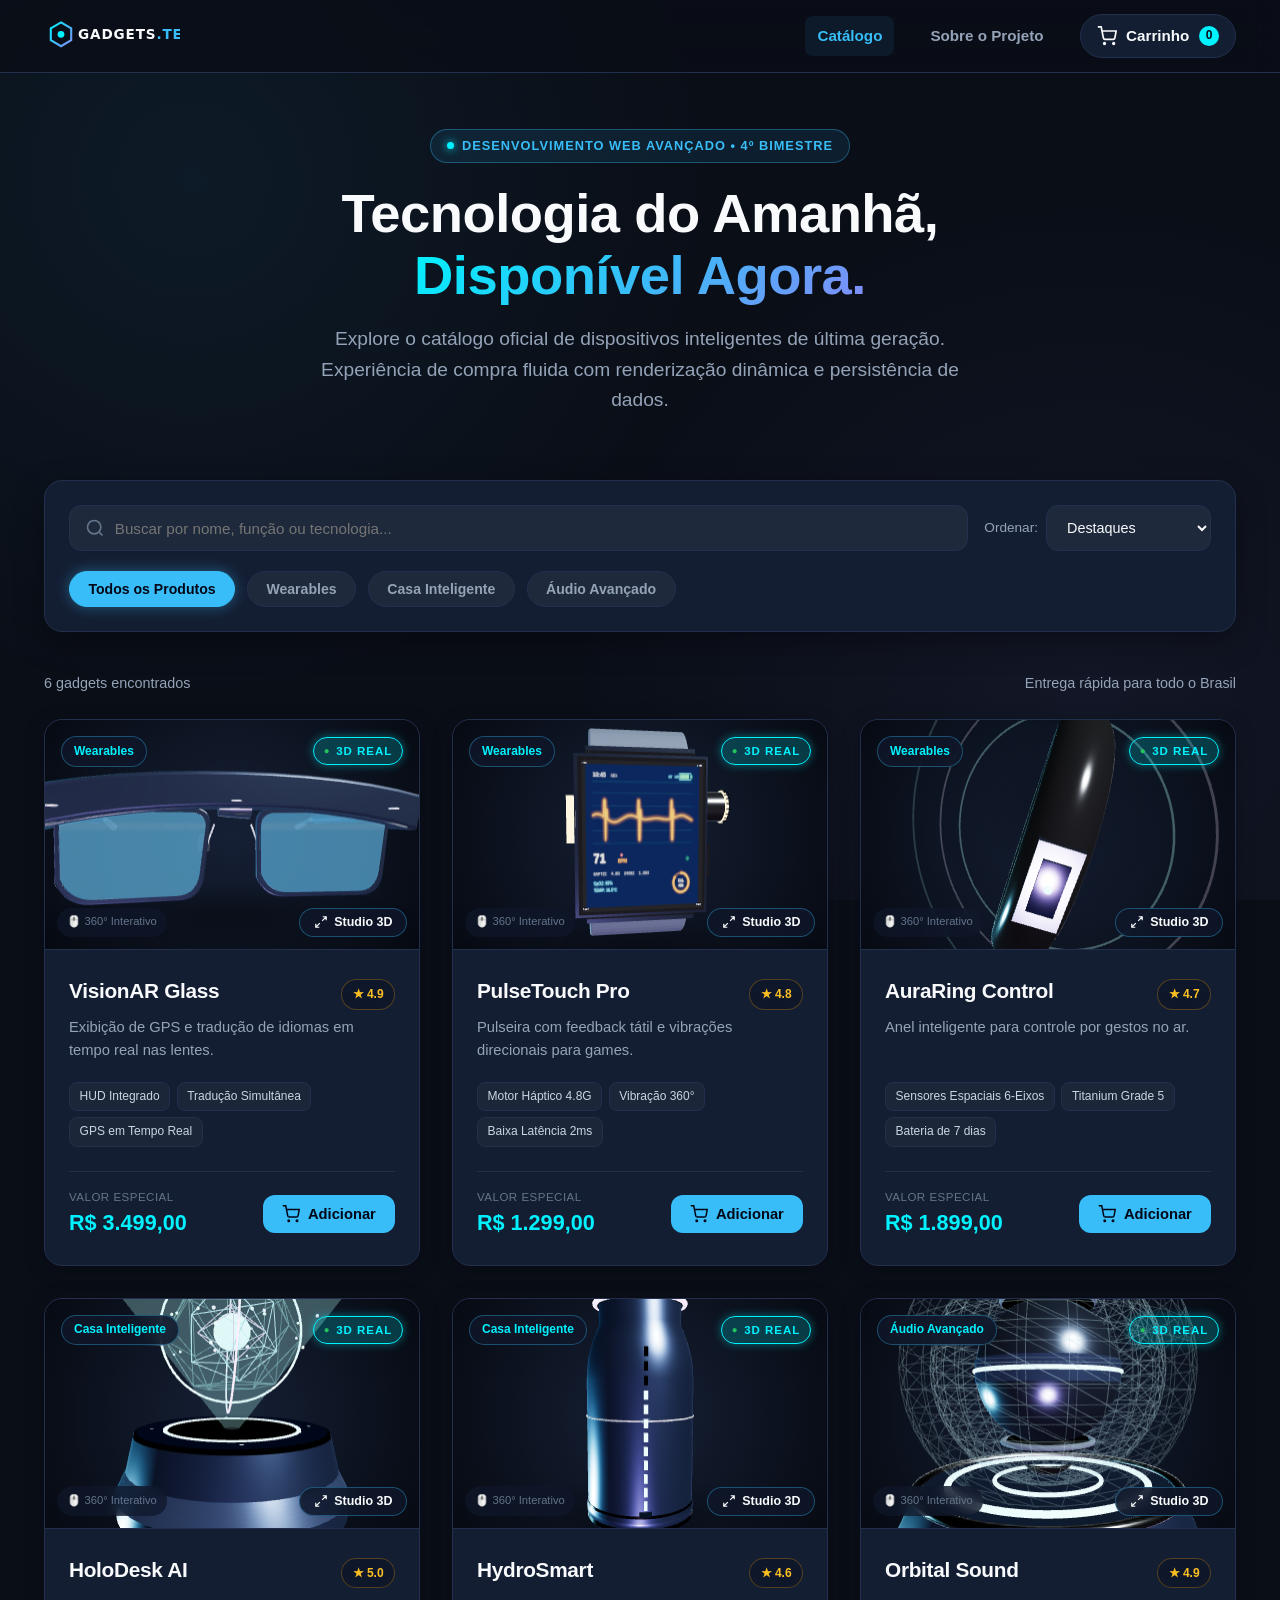
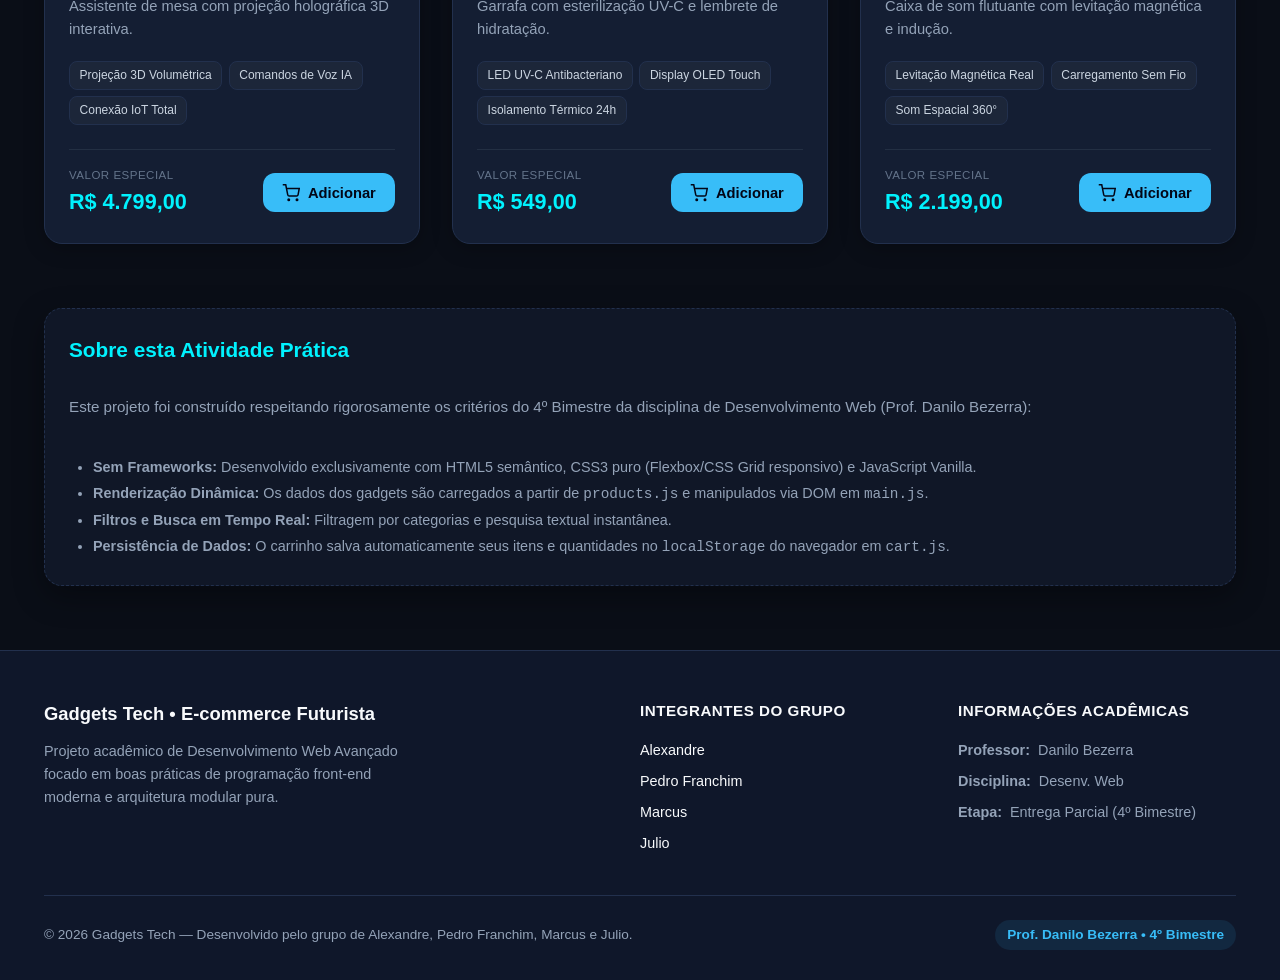
<file: index.html>
<!DOCTYPE html>
<html lang="pt-BR">
<head>
  <meta charset="UTF-8">
  <meta name="viewport" content="width=device-width, initial-scale=1.0">
  <meta name="description" content="E-commerce e Catálogo Interativo de Gadgets Futuristas - Atividade Prática 4º Bimestre">
  <meta name="author" content="Alexandre, Pedro Franchim, Marcus e Julio">
  <title>Gadgets Tech • O Futuro Hoje</title>
  
  <!-- CSS Puro Sem Frameworks -->
  <link rel="stylesheet" href="css/style.css">
  <link rel="stylesheet" href="css/produtos.css">
  
  <!-- Favicon SVG -->
  <link rel="icon" type="image/svg+xml" href="assets/img/logo.svg">
</head>
<body>

  <!-- Cabeçalho / Navbar Principal -->
  <header class="site-header">
    <div class="container">
      <a href="index.html" class="brand-logo" aria-label="Gadgets Tech Home">
        <img src="assets/img/logo.svg" alt="Logo Gadgets Tech">
      </a>

      <nav class="main-nav" aria-label="Navegação Principal">
        <a href="index.html" class="nav-link active">Catálogo</a>
        <a href="#sobre" class="nav-link">Sobre o Projeto</a>
        
        <a href="carrinho.html" class="cart-nav-button" aria-label="Visualizar Carrinho de Compras">
          <svg width="20" height="20" viewBox="0 0 24 24" fill="none" stroke="currentColor" stroke-width="2">
            <circle cx="9" cy="21" r="1"></circle>
            <circle cx="20" cy="21" r="1"></circle>
            <path d="M1 1h4l2.68 13.39a2 2 0 0 0 2 1.61h9.72a2 2 0 0 0 2-1.61L23 6H6"></path>
          </svg>
          <span>Carrinho</span>
          <span class="cart-badge" id="nav-cart-badge">0</span>
        </a>
      </nav>
    </div>
  </header>

  <main>
    <!-- Banner Hero Principal -->
    <section class="hero-section">
      <div class="container">
        <div class="hero-tag">Desenvolvimento Web Avançado • 4º Bimestre</div>
        <h1 class="hero-title">
          Tecnologia do Amanhã, <br>
          <span class="gradient-text">Disponível Agora.</span>
        </h1>
        <p class="hero-subtitle">
          Explore o catálogo oficial de dispositivos inteligentes de última geração. Experiência de compra fluida com renderização dinâmica e persistência de dados.
        </p>
      </div>
    </section>

    <!-- Seção de Controles: Busca e Filtros por Categoria -->
    <section class="catalog-controls-section" aria-label="Filtros e Busca de Produtos">
      <div class="container">
        <div class="controls-card">
          <!-- Linha 1: Input de Busca e Ordenação -->
          <div class="search-sort-bar">
            <div class="search-input-wrapper">
              <svg class="search-icon" width="20" height="20" viewBox="0 0 24 24" fill="none" stroke="currentColor" stroke-width="2">
                <circle cx="11" cy="11" r="8"></circle>
                <line x1="21" y1="21" x2="16.65" y2="16.65"></line>
              </svg>
              <input 
                type="text" 
                id="search-input" 
                class="search-input" 
                placeholder="Buscar por nome, função ou tecnologia..." 
                autocomplete="off"
                aria-label="Buscar produtos no catálogo"
              >
              <button type="button" id="clear-search-btn" class="clear-search-btn" title="Limpar busca">&times;</button>
            </div>

            <div class="sort-wrapper">
              <label for="sort-select" class="sort-label">Ordenar:</label>
              <select id="sort-select" class="sort-select">
                <option value="default">Destaques</option>
                <option value="price-asc">Menor Preço</option>
                <option value="price-desc">Maior Preço</option>
                <option value="rating">Melhor Avaliação</option>
              </select>
            </div>
          </div>

          <!-- Linha 2: Filtros por Categoria -->
          <div class="category-filters" role="group" aria-label="Filtro por categoria">
            <button type="button" class="filter-btn active" data-category="all">Todos os Produtos</button>
            <button type="button" class="filter-btn" data-category="Wearables">Wearables</button>
            <button type="button" class="filter-btn" data-category="Casa Inteligente">Casa Inteligente</button>
            <button type="button" class="filter-btn" data-category="Áudio Avançado">Áudio Avançado</button>
          </div>
        </div>
      </div>
    </section>

    <!-- Seção do Catálogo de Produtos -->
    <section class="catalog-section">
      <div class="container">
        <div class="results-bar">
          <span id="results-count">Carregando catálogo...</span>
          <span>Entrega rápida para todo o Brasil</span>
        </div>

        <!-- Grid Renderizado Dinamicamente via JS (DOM) -->
        <div id="products-grid" class="products-grid" aria-live="polite">
          <!-- Inserido dinamicamente por main.js -->
        </div>

        <!-- Estado Vazio (Sem Resultados) -->
        <div id="no-results" class="no-results" style="display: none;">
          <div class="no-results-icon">🔍</div>
          <h3>Nenhum gadget encontrado</h3>
          <p>Tente ajustar os termos de busca ou remover os filtros de categoria aplicados.</p>
        </div>
      </div>
    </section>

    <!-- Sobre o Projeto Acadêmico -->
    <section id="sobre" class="container" style="padding-bottom: 4rem;">
      <div class="controls-card" style="background: rgba(20, 30, 51, 0.6); border: 1px dashed var(--border-subtle);">
        <h2 style="font-size: 1.3rem; margin-bottom: 0.5rem; color: var(--accent-cyan);">Sobre esta Atividade Prática</h2>
        <p style="color: var(--text-secondary); font-size: 0.95rem; margin-bottom: 1rem;">
          Este projeto foi construído respeitando rigorosamente os critérios do 4º Bimestre da disciplina de Desenvolvimento Web (Prof. Danilo Bezerra):
        </p>
        <ul style="color: var(--text-secondary); font-size: 0.9rem; padding-left: 1.5rem; line-height: 1.8;">
          <li><strong>Sem Frameworks:</strong> Desenvolvido exclusivamente com HTML5 semântico, CSS3 puro (Flexbox/CSS Grid responsivo) e JavaScript Vanilla.</li>
          <li><strong>Renderização Dinâmica:</strong> Os dados dos gadgets são carregados a partir de <code>products.js</code> e manipulados via DOM em <code>main.js</code>.</li>
          <li><strong>Filtros e Busca em Tempo Real:</strong> Filtragem por categorias e pesquisa textual instantânea.</li>
          <li><strong>Persistência de Dados:</strong> O carrinho salva automaticamente seus itens e quantidades no <code>localStorage</code> do navegador em <code>cart.js</code>.</li>
        </ul>
      </div>
    </section>
  </main>

  <!-- Rodapé -->
  <footer class="site-footer">
    <div class="container">
      <div class="footer-grid">
        <div class="footer-brand">
          <h4>Gadgets Tech • E-commerce Futurista</h4>
          <p>Projeto acadêmico de Desenvolvimento Web Avançado focado em boas práticas de programação front-end moderna e arquitetura modular pura.</p>
        </div>

        <div class="footer-col">
          <h5>Integrantes do Grupo</h5>
          <ul class="team-list">
            <li>Alexandre</li>
            <li>Pedro Franchim</li>
            <li>Marcus</li>
            <li>Julio</li>
          </ul>
        </div>

        <div class="footer-col">
          <h5>Informações Acadêmicas</h5>
          <ul>
            <li><strong>Professor:</strong> Danilo Bezerra</li>
            <li><strong>Disciplina:</strong> Desenv. Web</li>
            <li><strong>Etapa:</strong> Entrega Parcial (4º Bimestre)</li>
          </ul>
        </div>
      </div>

      <div class="footer-bottom">
        <p>&copy; 2026 Gadgets Tech — Desenvolvido pelo grupo de Alexandre, Pedro Franchim, Marcus e Julio.</p>
        <span class="academic-badge">Prof. Danilo Bezerra • 4º Bimestre</span>
      </div>
    </div>
  </footer>

  <!-- Modal Studio 3D Interativo 360° -->
  <div id="modal-3d-viewer" class="modal-3d-overlay" role="dialog" aria-modal="true" aria-labelledby="modal-3d-title">
    <!-- Cabeçalho do Estúdio -->
    <header class="modal-3d-header">
      <div class="modal-3d-header-left">
        <span class="modal-3d-badge">3D STUDIO 360°</span>
        <div>
          <span id="modal-3d-category" class="modal-3d-category-tag">Categoria</span>
          <h2 id="modal-3d-title" class="modal-3d-product-title">Nome do Produto</h2>
        </div>
      </div>
      <button type="button" class="btn-close-3d" onclick="close3DModal()" title="Fechar estúdio 3D">&times;</button>
    </header>

    <!-- Corpo do Estúdio: Canvas 3D e Sidebar -->
    <div class="modal-3d-body">
      <div class="modal-3d-canvas-wrapper">
        <div id="modal-3d-canvas" class="modal-3d-canvas"></div>
        
        <div class="modal-3d-hint">
          🖱️ Clique e arraste para girar em 360° • Scroll do mouse ou pinça para zoom
        </div>

        <!-- Toolbar de Controles 3D -->
        <div class="modal-3d-toolbar">
          <button type="button" id="btn-toggle-rotate" class="toolbar-btn active" onclick="toggleAutoRotate()">
            🔄 Rotação: Ligada
          </button>
          <button type="button" id="btn-toggle-fx" class="toolbar-btn active" onclick="toggleSpecialEffect()">
            ⚡ Efeitos Especiais: Ligados
          </button>
          <button type="button" class="toolbar-btn" onclick="reset3DCamera()">
            🎯 Resetar Câmera
          </button>
        </div>
      </div>

      <!-- Painel Lateral de Especificações -->
      <aside class="modal-3d-sidebar">
        <div>
          <h3 style="font-size: 1.1rem; margin-bottom: 0.75rem; color: var(--text-primary);">Inspeção do Dispositivo</h3>
          <p id="modal-3d-desc" class="modal-3d-desc">Descrição do produto...</p>

          <div class="modal-3d-specs-list">
            <h5>Engenharia & Arquitetura 3D</h5>
            <ul>
              <li>Materiais com Shaders PBR Físicos (Metalness & Roughness)</li>
              <li>Iluminação de três pontos com reflexos neon dinâmicos</li>
              <li>Renderização 60 FPS com WebGL e Three.js</li>
              <li>Simulação física ativa (flutuação, pulso, rotação)</li>
            </ul>
          </div>
        </div>

        <div>
          <div class="modal-3d-price-box">
            <span class="price-label">Preço exclusivo</span>
            <div id="modal-3d-price" class="modal-3d-price-val">R$ 0,00</div>
          </div>

          <button type="button" id="modal-3d-add-btn" class="btn-checkout" style="width: 100%;">
            🛒 Adicionar ao Carrinho
          </button>
        </div>
      </aside>
    </div>
  </div>

  <!-- Container de Toasts Dinâmicos -->
  <div id="toast-container" class="toast-container" aria-live="polite"></div>

  <!-- Scripts JavaScript (Three.js 3D + Lógica Front-end) -->
  <script src="js/three.min.js"></script>
  <script src="js/OrbitControls.js"></script>
  <script src="js/products.js"></script>
  <script src="js/models3d.js"></script>
  <script src="js/cart.js"></script>
  <script src="js/main.js"></script>
</body>
</html>
</file>
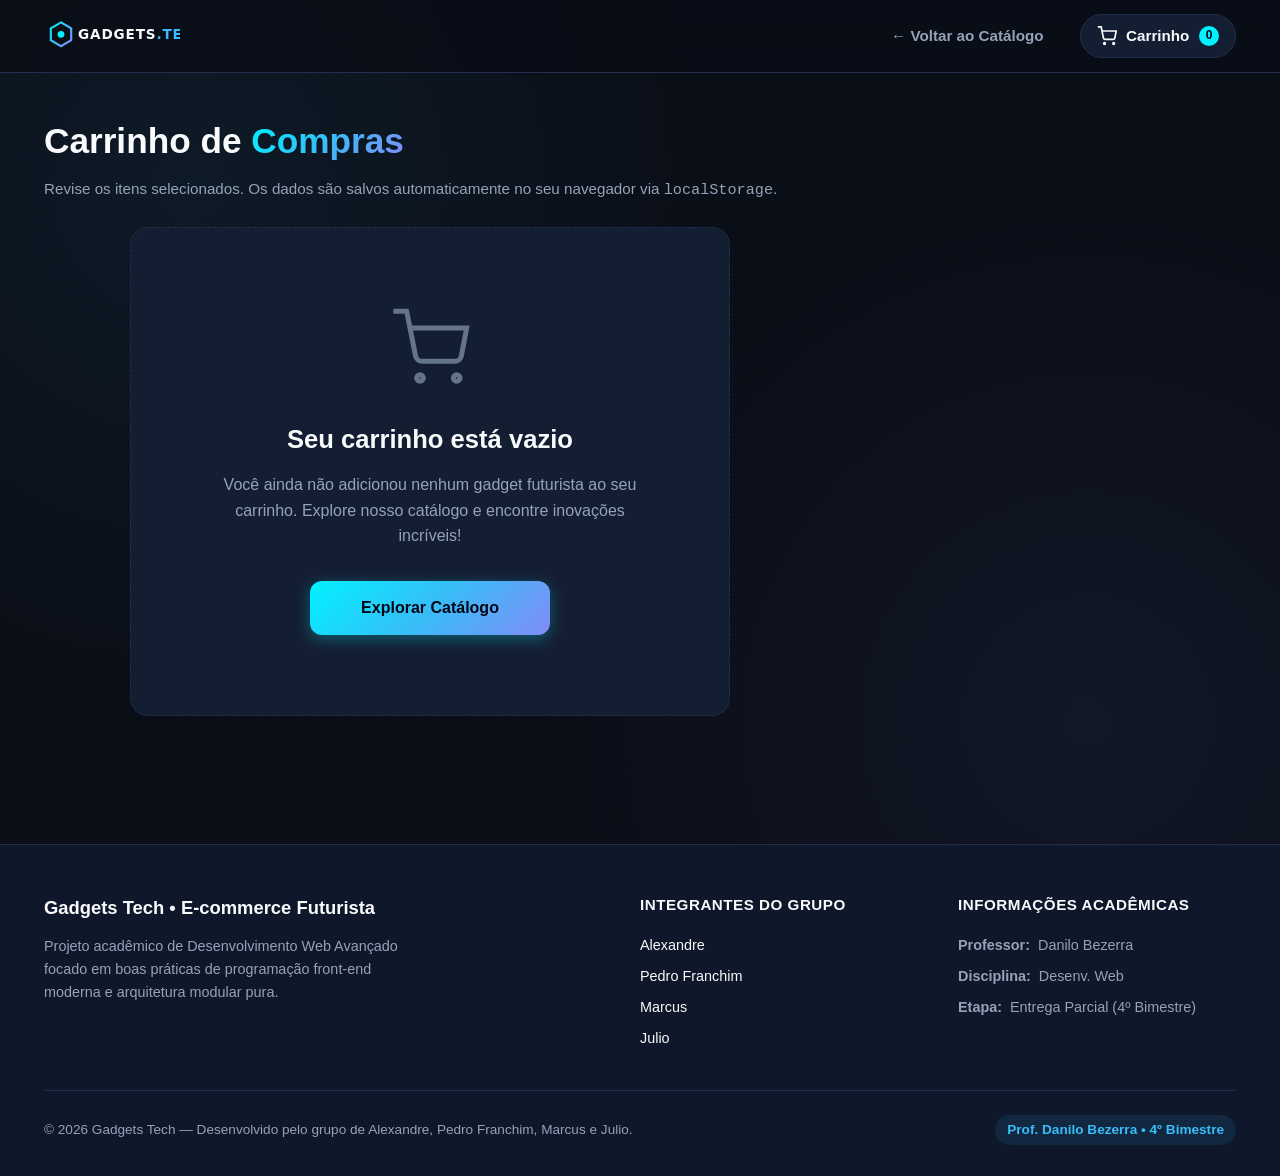
<file: carrinho.html>
<!DOCTYPE html>
<html lang="pt-BR">
<head>
  <meta charset="UTF-8">
  <meta name="viewport" content="width=device-width, initial-scale=1.0">
  <meta name="description" content="Visualização e confirmação do carrinho de compras - Gadgets Tech">
  <meta name="author" content="Alexandre, Pedro Franchim, Marcus e Julio">
  <title>Carrinho de Compras • Gadgets Tech</title>
  
  <!-- CSS Puro Sem Frameworks -->
  <link rel="stylesheet" href="css/style.css">
  <link rel="stylesheet" href="css/produtos.css">
  
  <!-- Favicon SVG -->
  <link rel="icon" type="image/svg+xml" href="assets/img/logo.svg">
</head>
<body>

  <!-- Cabeçalho / Navbar Principal -->
  <header class="site-header">
    <div class="container">
      <a href="index.html" class="brand-logo" aria-label="Gadgets Tech Home">
        <img src="assets/img/logo.svg" alt="Logo Gadgets Tech">
      </a>

      <nav class="main-nav" aria-label="Navegação Principal">
        <a href="index.html" class="nav-link">← Voltar ao Catálogo</a>
        
        <a href="carrinho.html" class="cart-nav-button" aria-label="Visualizar Carrinho">
          <svg width="20" height="20" viewBox="0 0 24 24" fill="none" stroke="currentColor" stroke-width="2">
            <circle cx="9" cy="21" r="1"></circle>
            <circle cx="20" cy="21" r="1"></circle>
            <path d="M1 1h4l2.68 13.39a2 2 0 0 0 2 1.61h9.72a2 2 0 0 0 2-1.61L23 6H6"></path>
          </svg>
          <span>Carrinho</span>
          <span class="cart-badge" id="nav-cart-badge">0</span>
        </a>
      </nav>
    </div>
  </header>

  <main class="container">
    <div class="cart-page-header">
      <h1 class="cart-page-title">
        Carrinho de <span class="gradient-text">Compras</span>
      </h1>
      <p style="color: var(--text-secondary); font-size: 0.95rem;">
        Revise os itens selecionados. Os dados são salvos automaticamente no seu navegador via <code>localStorage</code>.
      </p>
    </div>

    <!-- Layout do Carrinho -->
    <div class="cart-layout">
      <!-- Coluna da Esquerda: Lista de Itens -->
      <section aria-label="Itens do Carrinho">
        <div id="cart-items-container" class="cart-items-container">
          <!-- Itens injetados dinamicamente por cart.js -->
        </div>

        <!-- Estado Vazio (quando não houver itens) -->
        <div id="empty-cart-container" class="empty-cart-state" style="display: none;">
          <svg class="empty-cart-icon" viewBox="0 0 24 24" fill="none" stroke="currentColor" stroke-width="1.5">
            <circle cx="9" cy="21" r="1"></circle>
            <circle cx="20" cy="21" r="1"></circle>
            <path d="M1 1h4l2.68 13.39a2 2 0 0 0 2 1.61h9.72a2 2 0 0 0 2-1.61L23 6H6"></path>
          </svg>
          <h2>Seu carrinho está vazio</h2>
          <p>Você ainda não adicionou nenhum gadget futurista ao seu carrinho. Explore nosso catálogo e encontre inovações incríveis!</p>
          <a href="index.html" class="btn-checkout" style="display: inline-block; max-width: 240px; text-decoration: none;">Explorar Catálogo</a>
        </div>
      </section>

      <!-- Coluna da Direita: Resumo do Pedido -->
      <aside id="cart-summary-container" class="cart-summary-card" aria-label="Resumo do Pedido">
        <h2 class="cart-summary-title">Resumo do Pedido</h2>

        <div class="summary-row">
          <span>Quantidade de itens:</span>
          <strong id="total-items-count" style="color: var(--text-primary);">0 itens</strong>
        </div>

        <div class="summary-row">
          <span>Subtotal dos produtos:</span>
          <strong id="cart-subtotal" style="color: var(--text-primary);">R$ 0,00</strong>
        </div>

        <div class="summary-row">
          <span>Frete Expresso:</span>
          <span class="free-shipping-tag">Grátis (Brasil)</span>
        </div>

        <div class="summary-row total-row">
          <span>Total:</span>
          <span id="cart-total" class="total-val">R$ 0,00</span>
        </div>

        <div class="cart-actions">
          <button type="button" class="btn-checkout" onclick="checkout()">
            Finalizar Pedido
          </button>
          
          <a href="index.html" class="btn-continue-shopping">
            ← Continuar Comprando
          </a>

          <button type="button" class="btn-clear-cart" onclick="clearCart()">
            Limpar Carrinho
          </button>
        </div>
      </aside>
    </div>
  </main>

  <!-- Modal de Confirmação de Pedido -->
  <div id="checkout-modal" class="modal-overlay" role="dialog" aria-modal="true" aria-labelledby="modal-title">
    <div class="modal-content">
      <div class="modal-icon-success">✓</div>
      <h2 id="modal-title" style="font-size: 1.5rem; margin-bottom: 0.75rem; color: var(--text-primary);">Pedido Realizado com Sucesso!</h2>
      <p style="color: var(--text-secondary); margin-bottom: 1.5rem; font-size: 0.95rem; line-height: 1.6;">
        Sua compra foi processada com sucesso no sistema. Seus dados foram salvos e o carrinho foi redefinido no <code>localStorage</code>.
      </p>
      <div style="background: var(--bg-input); padding: 1rem; border-radius: var(--radius-md); margin-bottom: 1.5rem; text-align: left; font-size: 0.85rem; color: var(--text-secondary);">
        <p><strong>Status:</strong> Pedido Aprovado (Simulação)</p>
        <p><strong>Prazo de Entrega:</strong> 2 a 4 dias úteis</p>
        <p><strong>Grupo:</strong> Alexandre, Pedro Franchim, Marcus e Julio</p>
      </div>
      <a href="index.html" class="btn-checkout" style="display: block; text-decoration: none;">
        Voltar à Loja
      </a>
    </div>
  </div>

  <!-- Rodapé -->
  <footer class="site-footer">
    <div class="container">
      <div class="footer-grid">
        <div class="footer-brand">
          <h4>Gadgets Tech • E-commerce Futurista</h4>
          <p>Projeto acadêmico de Desenvolvimento Web Avançado focado em boas práticas de programação front-end moderna e arquitetura modular pura.</p>
        </div>

        <div class="footer-col">
          <h5>Integrantes do Grupo</h5>
          <ul class="team-list">
            <li>Alexandre</li>
            <li>Pedro Franchim</li>
            <li>Marcus</li>
            <li>Julio</li>
          </ul>
        </div>

        <div class="footer-col">
          <h5>Informações Acadêmicas</h5>
          <ul>
            <li><strong>Professor:</strong> Danilo Bezerra</li>
            <li><strong>Disciplina:</strong> Desenv. Web</li>
            <li><strong>Etapa:</strong> Entrega Parcial (4º Bimestre)</li>
          </ul>
        </div>
      </div>

      <div class="footer-bottom">
        <p>&copy; 2026 Gadgets Tech — Desenvolvido pelo grupo de Alexandre, Pedro Franchim, Marcus e Julio.</p>
        <span class="academic-badge">Prof. Danilo Bezerra • 4º Bimestre</span>
      </div>
    </div>
  </footer>

  <!-- Container de Toasts Dinâmicos -->
  <div id="toast-container" class="toast-container" aria-live="polite"></div>

  <!-- Scripts JavaScript (Sem Frameworks / Modular) -->
  <script src="js/products.js"></script>
  <script src="js/cart.js"></script>
</body>
</html>
</file>
<file: css/style.css>
/**
 * Estilos Globais e Layout Responsivo
 * Atividade Prática 4º Bimestre - Desenvolvimento Web Avançado
 * Alunos: Alexandre, Pedro Franchim, Marcus e Julio
 * Professor: Danilo Bezerra
 */

:root {
  /* Cores Principais - Tema Cyber Tech / Futurista */
  --bg-primary: #0a0e17;
  --bg-secondary: #0f172a;
  --bg-card: #141e33;
  --bg-card-hover: #1a2744;
  --bg-input: #1e293b;
  
  --border-subtle: #22304d;
  --border-focus: #38bdf8;
  --border-accent: rgba(56, 189, 248, 0.35);

  --text-primary: #f8fafc;
  --text-secondary: #94a3b8;
  --text-muted: #64748b;

  --accent-cyan: #00f2fe;
  --accent-blue: #38bdf8;
  --accent-indigo: #818cf8;
  --accent-purple: #c084fc;
  --accent-green: #10b981;
  --accent-red: #f43f5e;

  --gradient-tech: linear-gradient(135deg, #00f2fe 0%, #38bdf8 50%, #818cf8 100%);
  --gradient-card: linear-gradient(180deg, rgba(30, 41, 59, 0.7) 0%, rgba(15, 23, 42, 0.9) 100%);
  --glow-cyan: 0 0 25px rgba(0, 242, 254, 0.35);

  --font-family: -apple-system, BlinkMacSystemFont, "Segoe UI", Roboto, Helvetica, Arial, sans-serif;
  --radius-sm: 8px;
  --radius-md: 12px;
  --radius-lg: 18px;
  --radius-full: 9999px;

  --transition-fast: 0.2s ease;
  --transition-normal: 0.3s cubic-bezier(0.16, 1, 0.3, 1);
}

/* Reset Básico */
* {
  margin: 0;
  padding: 0;
  box-sizing: border-box;
}

html {
  font-family: var(--font-family);
  background-color: var(--bg-primary);
  color: var(--text-primary);
  scroll-behavior: smooth;
  line-height: 1.6;
}

body {
  min-height: 100vh;
  display: flex;
  flex-direction: column;
  overflow-x: hidden;
  background-image: 
    radial-gradient(circle at 15% 20%, rgba(56, 189, 248, 0.07) 0%, transparent 40%),
    radial-gradient(circle at 85% 80%, rgba(129, 140, 248, 0.07) 0%, transparent 40%);
  background-attachment: fixed;
}

a {
  color: inherit;
  text-decoration: none;
}

img {
  max-width: 100%;
  height: auto;
  display: block;
}

button {
  font-family: inherit;
  cursor: pointer;
  border: none;
  background: none;
}

/* Container Responsivo */
.container {
  width: 100%;
  max-width: 1240px;
  margin: 0 auto;
  padding: 0 1.5rem;
}

/* ==========================================================================
   Header / Navbar Principal
   ========================================================================== */
.site-header {
  position: sticky;
  top: 0;
  z-index: 100;
  background: rgba(10, 14, 23, 0.85);
  backdrop-filter: blur(14px);
  -webkit-backdrop-filter: blur(14px);
  border-bottom: 1px solid var(--border-subtle);
  transition: border-color var(--transition-fast);
}

.site-header .container {
  display: flex;
  align-items: center;
  justify-content: space-between;
  height: 72px;
}

/* Logo */
.brand-logo {
  display: flex;
  align-items: center;
  gap: 0.75rem;
  font-size: 1.25rem;
  font-weight: 800;
  letter-spacing: 0.5px;
  color: var(--text-primary);
  text-decoration: none;
}

.brand-logo img {
  height: 34px;
  width: auto;
}

/* Navegação */
.main-nav {
  display: flex;
  align-items: center;
  gap: 1.5rem;
}

.nav-link {
  font-size: 0.95rem;
  font-weight: 600;
  color: var(--text-secondary);
  transition: color var(--transition-fast);
  padding: 0.5rem 0.75rem;
  border-radius: var(--radius-sm);
}

.nav-link:hover,
.nav-link.active {
  color: var(--accent-blue);
  background: rgba(56, 189, 248, 0.08);
}

/* Botão do Carrinho no Topo */
.cart-nav-button {
  display: inline-flex;
  align-items: center;
  gap: 0.6rem;
  background: var(--bg-card);
  border: 1px solid var(--border-subtle);
  padding: 0.55rem 1rem;
  border-radius: var(--radius-full);
  color: var(--text-primary);
  font-weight: 600;
  font-size: 0.95rem;
  transition: all var(--transition-normal);
  position: relative;
}

.cart-nav-button:hover {
  border-color: var(--accent-blue);
  background: var(--bg-card-hover);
  box-shadow: 0 0 16px rgba(56, 189, 248, 0.2);
  transform: translateY(-1px);
}

.cart-badge {
  background: var(--accent-cyan);
  color: #020617;
  font-size: 0.75rem;
  font-weight: 800;
  min-width: 20px;
  height: 20px;
  border-radius: 10px;
  display: inline-flex;
  align-items: center;
  justify-content: center;
  padding: 0 5px;
  transition: transform var(--transition-fast), background-color var(--transition-fast);
}

.cart-badge.has-items {
  background: var(--accent-cyan);
  box-shadow: 0 0 10px var(--accent-cyan);
  animation: pulseBadge 1.2s ease;
}

@keyframes pulseBadge {
  0% { transform: scale(1); }
  50% { transform: scale(1.3); }
  100% { transform: scale(1); }
}

/* ==========================================================================
   Hero Banner
   ========================================================================== */
.hero-section {
  padding: 3.5rem 0 2rem;
  text-align: center;
  position: relative;
}

.hero-tag {
  display: inline-flex;
  align-items: center;
  gap: 0.5rem;
  background: rgba(56, 189, 248, 0.1);
  border: 1px solid var(--border-accent);
  color: var(--accent-blue);
  font-size: 0.8rem;
  font-weight: 700;
  letter-spacing: 1px;
  text-transform: uppercase;
  padding: 0.35rem 1rem;
  border-radius: var(--radius-full);
  margin-bottom: 1.25rem;
}

.hero-tag::before {
  content: "";
  display: inline-block;
  width: 7px;
  height: 7px;
  border-radius: 50%;
  background-color: var(--accent-cyan);
  box-shadow: 0 0 8px var(--accent-cyan);
}

.hero-title {
  font-size: clamp(2rem, 5vw, 3.4rem);
  font-weight: 900;
  line-height: 1.15;
  margin-bottom: 1rem;
  letter-spacing: -0.5px;
}

.gradient-text {
  background: var(--gradient-tech);
  -webkit-background-clip: text;
  -webkit-text-fill-color: transparent;
}

.hero-subtitle {
  font-size: clamp(1rem, 2vw, 1.2rem);
  color: var(--text-secondary);
  max-width: 680px;
  margin: 0 auto 2rem;
  font-weight: 400;
}

/* ==========================================================================
   Toast Notifications
   ========================================================================== */
.toast-container {
  position: fixed;
  bottom: 2rem;
  right: 2rem;
  z-index: 1000;
  display: flex;
  flex-direction: column;
  gap: 0.75rem;
  pointer-events: none;
}

.toast {
  background: var(--bg-card);
  border: 1px solid var(--accent-cyan);
  color: var(--text-primary);
  padding: 0.85rem 1.35rem;
  border-radius: var(--radius-md);
  box-shadow: 0 10px 30px rgba(0, 0, 0, 0.6), 0 0 15px rgba(0, 242, 254, 0.2);
  display: flex;
  align-items: center;
  gap: 0.75rem;
  font-size: 0.92rem;
  font-weight: 600;
  transform: translateY(20px);
  opacity: 0;
  transition: all 0.3s cubic-bezier(0.16, 1, 0.3, 1);
  pointer-events: auto;
}

.toast.visible {
  transform: translateY(0);
  opacity: 1;
}

.toast-icon {
  background: rgba(0, 242, 254, 0.15);
  color: var(--accent-cyan);
  width: 24px;
  height: 24px;
  border-radius: 50%;
  display: flex;
  align-items: center;
  justify-content: center;
  font-weight: bold;
}

.toast-info .toast-icon {
  color: var(--accent-blue);
  background: rgba(56, 189, 248, 0.15);
}

/* ==========================================================================
   Footer
   ========================================================================== */
.site-footer {
  margin-top: auto;
  background: var(--bg-secondary);
  border-top: 1px solid var(--border-subtle);
  padding: 3rem 0 2rem;
  color: var(--text-secondary);
  font-size: 0.9rem;
}

.footer-grid {
  display: grid;
  grid-template-columns: 2fr 1fr 1fr;
  gap: 2.5rem;
  margin-bottom: 2.5rem;
}

.footer-brand h4 {
  color: var(--text-primary);
  font-size: 1.15rem;
  font-weight: 800;
  margin-bottom: 0.75rem;
}

.footer-brand p {
  color: var(--text-secondary);
  max-width: 380px;
  line-height: 1.6;
}

.footer-col h5 {
  color: var(--text-primary);
  font-size: 0.95rem;
  font-weight: 700;
  margin-bottom: 1rem;
  text-transform: uppercase;
  letter-spacing: 0.5px;
}

.footer-col ul {
  list-style: none;
  display: flex;
  flex-direction: column;
  gap: 0.5rem;
}

.footer-col ul li {
  display: flex;
  align-items: center;
  gap: 0.5rem;
}

.footer-col ul li a:hover {
  color: var(--accent-cyan);
}

.team-list li {
  color: var(--text-primary);
  font-weight: 500;
}

.footer-bottom {
  border-top: 1px solid var(--border-subtle);
  padding-top: 1.5rem;
  display: flex;
  align-items: center;
  justify-content: space-between;
  flex-wrap: wrap;
  gap: 1rem;
  font-size: 0.85rem;
}

.academic-badge {
  display: inline-block;
  background: rgba(56, 189, 248, 0.1);
  color: var(--accent-blue);
  padding: 0.25rem 0.75rem;
  border-radius: var(--radius-full);
  font-weight: 600;
}

/* ==========================================================================
   Responsividade Global
   ========================================================================== */
@media (max-width: 868px) {
  .footer-grid {
    grid-template-columns: 1fr;
    gap: 2rem;
  }

  .site-header .container {
    height: 64px;
  }
}

@media (max-width: 600px) {
  .main-nav .nav-link {
    display: none; /* Mantém apenas o botão do carrinho */
  }

  .footer-bottom {
    flex-direction: column;
    text-align: center;
  }

  .toast-container {
    left: 1rem;
    right: 1rem;
    bottom: 1rem;
  }
}
</file>
<file: css/produtos.css>
/**
 * Estilos dos Cards, Filtros, Busca e Carrinho de Compras
 * Atividade Prática 4º Bimestre - Desenvolvimento Web Avançado
 * Alunos: Alexandre, Pedro Franchim, Marcus e Julio
 * Professor: Danilo Bezerra
 */

/* ==========================================================================
   Barra de Filtros, Busca e Controles
   ========================================================================== */
.catalog-controls-section {
  padding-bottom: 2.5rem;
}

.controls-card {
  background: var(--bg-card);
  border: 1px solid var(--border-subtle);
  border-radius: var(--radius-lg);
  padding: 1.5rem;
  box-shadow: 0 10px 30px rgba(0, 0, 0, 0.35);
  display: flex;
  flex-direction: column;
  gap: 1.25rem;
}

/* Linha Superior: Busca + Ordenação */
.search-sort-bar {
  display: flex;
  align-items: center;
  gap: 1rem;
  flex-wrap: wrap;
}

.search-input-wrapper {
  position: relative;
  flex: 1;
  min-width: 260px;
}

.search-icon {
  position: absolute;
  left: 1rem;
  top: 50%;
  transform: translateY(-50%);
  color: var(--text-muted);
  pointer-events: none;
}

.search-input {
  width: 100%;
  padding: 0.85rem 2.8rem 0.85rem 2.8rem;
  background: var(--bg-input);
  border: 1px solid var(--border-subtle);
  border-radius: var(--radius-md);
  color: var(--text-primary);
  font-size: 0.95rem;
  font-family: inherit;
  transition: all var(--transition-fast);
}

.search-input:focus {
  outline: none;
  border-color: var(--border-focus);
  box-shadow: 0 0 0 3px rgba(56, 189, 248, 0.2);
}

.clear-search-btn {
  position: absolute;
  right: 0.85rem;
  top: 50%;
  transform: translateY(-50%);
  color: var(--text-muted);
  font-size: 1.1rem;
  padding: 0.25rem;
  display: none;
  border-radius: 50%;
  transition: color var(--transition-fast);
}

.clear-search-btn:hover {
  color: var(--text-primary);
}

.sort-wrapper {
  display: flex;
  align-items: center;
  gap: 0.5rem;
}

.sort-label {
  font-size: 0.85rem;
  color: var(--text-secondary);
  font-weight: 500;
  white-space: nowrap;
}

.sort-select {
  padding: 0.8rem 1rem;
  background: var(--bg-input);
  border: 1px solid var(--border-subtle);
  border-radius: var(--radius-md);
  color: var(--text-primary);
  font-size: 0.9rem;
  font-family: inherit;
  cursor: pointer;
  transition: border-color var(--transition-fast);
}

.sort-select:focus {
  outline: none;
  border-color: var(--border-focus);
}

/* Categorias em Pills */
.category-filters {
  display: flex;
  align-items: center;
  gap: 0.75rem;
  flex-wrap: wrap;
}

.filter-btn {
  background: var(--bg-input);
  border: 1px solid var(--border-subtle);
  color: var(--text-secondary);
  padding: 0.55rem 1.15rem;
  border-radius: var(--radius-full);
  font-size: 0.88rem;
  font-weight: 600;
  transition: all var(--transition-normal);
}

.filter-btn:hover {
  color: var(--text-primary);
  border-color: var(--border-focus);
  background: rgba(56, 189, 248, 0.1);
}

.filter-btn.active {
  background: var(--accent-blue);
  color: #020617;
  border-color: var(--accent-blue);
  font-weight: 700;
  box-shadow: 0 0 14px rgba(56, 189, 248, 0.4);
}

/* Linha de status com contagem de resultados */
.results-bar {
  display: flex;
  align-items: center;
  justify-content: space-between;
  margin-bottom: 1.5rem;
  color: var(--text-secondary);
  font-size: 0.9rem;
}

/* ==========================================================================
   Grid dos Produtos
   ========================================================================== */
.products-grid {
  display: grid;
  grid-template-columns: repeat(auto-fill, minmax(340px, 1fr));
  gap: 2rem;
  margin-bottom: 4rem;
}

/* Card do Produto Individual */
.product-card {
  background: var(--bg-card);
  border: 1px solid var(--border-subtle);
  border-radius: var(--radius-lg);
  overflow: hidden;
  display: flex;
  flex-direction: column;
  transition: all var(--transition-normal);
  position: relative;
  box-shadow: 0 4px 20px rgba(0, 0, 0, 0.25);
}

.product-card:hover {
  transform: translateY(-6px);
  border-color: var(--border-accent);
  box-shadow: 0 16px 35px rgba(0, 0, 0, 0.45), 0 0 20px rgba(56, 189, 248, 0.15);
}

/* Badges sobrepostas na imagem / 3D */
.product-card-badge {
  position: absolute;
  top: 1rem;
  left: 1rem;
  right: 1rem;
  display: flex;
  justify-content: space-between;
  align-items: center;
  z-index: 5;
  pointer-events: none;
}

.badge-3d {
  background: rgba(0, 242, 254, 0.2);
  border: 1px solid var(--accent-cyan);
  color: var(--accent-cyan);
  font-size: 0.72rem;
  font-weight: 800;
  padding: 0.25rem 0.6rem;
  border-radius: var(--radius-full);
  letter-spacing: 1px;
  box-shadow: 0 0 10px rgba(0, 242, 254, 0.4);
  display: inline-flex;
  align-items: center;
  gap: 0.35rem;
}

.badge-3d::before {
  content: "●";
  font-size: 0.6rem;
  color: #22c55e;
}

.category-pill {
  background: rgba(15, 23, 42, 0.85);
  backdrop-filter: blur(8px);
  border: 1px solid var(--border-accent);
  color: var(--accent-cyan);
  font-size: 0.75rem;
  font-weight: 700;
  padding: 0.3rem 0.75rem;
  border-radius: var(--radius-full);
}

.rating-pill {
  background: rgba(15, 23, 42, 0.85);
  backdrop-filter: blur(8px);
  border: 1px solid rgba(245, 158, 11, 0.3);
  color: #fbbf24;
  font-size: 0.75rem;
  font-weight: 700;
  padding: 0.3rem 0.65rem;
  border-radius: var(--radius-full);
}

/* Container do Canvas 3D Interativo no Card */
.product-3d-wrapper {
  position: relative;
  background: radial-gradient(circle at 50% 50%, #162035 0%, #060a12 100%);
  border-bottom: 1px solid var(--border-subtle);
  overflow: hidden;
  height: 230px;
}

.product-3d-canvas-container {
  width: 100%;
  height: 100%;
  cursor: grab;
  position: relative;
  touch-action: none;
}

.product-3d-canvas-container:active {
  cursor: grabbing;
}

.product-3d-canvas-container canvas {
  width: 100% !important;
  height: 100% !important;
  display: block;
}

/* Dica de interação 3D e Botão de Expandir */
.btn-inspect-3d {
  position: absolute;
  bottom: 0.75rem;
  right: 0.75rem;
  background: rgba(15, 23, 42, 0.85);
  backdrop-filter: blur(8px);
  border: 1px solid var(--border-accent);
  color: var(--text-primary);
  font-size: 0.78rem;
  font-weight: 700;
  padding: 0.4rem 0.85rem;
  border-radius: var(--radius-full);
  display: inline-flex;
  align-items: center;
  gap: 0.4rem;
  z-index: 4;
  transition: all var(--transition-fast);
  cursor: pointer;
}

.btn-inspect-3d:hover {
  background: var(--accent-blue);
  color: #020617;
  border-color: var(--accent-cyan);
  box-shadow: 0 0 15px rgba(0, 242, 254, 0.4);
  transform: translateY(-2px);
}

.drag-hint-pill {
  position: absolute;
  bottom: 0.75rem;
  left: 0.75rem;
  background: rgba(15, 23, 42, 0.75);
  backdrop-filter: blur(6px);
  color: var(--text-muted);
  font-size: 0.7rem;
  padding: 0.35rem 0.65rem;
  border-radius: var(--radius-full);
  pointer-events: none;
  z-index: 3;
}

/* ==========================================================================
   Modal Studio 3D Interativo 360° (Fullscreen Experience)
   ========================================================================== */
.modal-3d-overlay {
  position: fixed;
  inset: 0;
  background: rgba(6, 10, 18, 0.95);
  backdrop-filter: blur(14px);
  -webkit-backdrop-filter: blur(14px);
  z-index: 2000;
  display: none;
  flex-direction: column;
}

.modal-3d-overlay.active {
  display: flex;
}

/* Barra Superior do Studio 3D */
.modal-3d-header {
  display: flex;
  align-items: center;
  justify-content: space-between;
  padding: 1.25rem 2rem;
  border-bottom: 1px solid var(--border-subtle);
  background: rgba(10, 14, 23, 0.8);
  z-index: 10;
}

.modal-3d-header-left {
  display: flex;
  align-items: center;
  gap: 1rem;
}

.modal-3d-badge {
  background: var(--gradient-tech);
  color: #020617;
  font-size: 0.75rem;
  font-weight: 800;
  padding: 0.3rem 0.75rem;
  border-radius: var(--radius-full);
  letter-spacing: 1px;
}

.modal-3d-product-title {
  font-size: 1.35rem;
  font-weight: 800;
  color: var(--text-primary);
}

.btn-close-3d {
  background: rgba(30, 41, 59, 0.8);
  border: 1px solid var(--border-subtle);
  color: var(--text-primary);
  width: 42px;
  height: 42px;
  border-radius: 50%;
  display: flex;
  align-items: center;
  justify-content: center;
  font-size: 1.6rem;
  cursor: pointer;
  transition: all var(--transition-fast);
}

.btn-close-3d:hover {
  background: var(--accent-red);
  color: #fff;
  border-color: var(--accent-red);
  transform: rotate(90deg);
}

/* Área Central: Viewport 3D + Painel de Especificações */
.modal-3d-body {
  flex: 1;
  display: flex;
  position: relative;
  overflow: hidden;
}

.modal-3d-canvas-wrapper {
  flex: 1;
  position: relative;
  width: 100%;
  height: 100%;
}

.modal-3d-canvas {
  width: 100%;
  height: 100%;
  display: block;
  cursor: grab;
}

.modal-3d-canvas:active {
  cursor: grabbing;
}

/* Painel Lateral com Detalhes e Checkout */
.modal-3d-sidebar {
  width: 380px;
  background: rgba(15, 23, 42, 0.85);
  backdrop-filter: blur(16px);
  border-left: 1px solid var(--border-subtle);
  padding: 2rem;
  display: flex;
  flex-direction: column;
  justify-content: space-between;
  z-index: 10;
  overflow-y: auto;
}

.modal-3d-category-tag {
  color: var(--accent-cyan);
  font-size: 0.8rem;
  font-weight: 700;
  text-transform: uppercase;
  letter-spacing: 1px;
  margin-bottom: 0.5rem;
}

.modal-3d-desc {
  color: var(--text-secondary);
  font-size: 0.95rem;
  line-height: 1.6;
  margin-bottom: 1.5rem;
}

.modal-3d-specs-list {
  background: var(--bg-card);
  border: 1px solid var(--border-subtle);
  border-radius: var(--radius-md);
  padding: 1.25rem;
  margin-bottom: 1.5rem;
}

.modal-3d-specs-list h5 {
  color: var(--text-primary);
  font-size: 0.88rem;
  margin-bottom: 0.75rem;
  text-transform: uppercase;
  letter-spacing: 0.5px;
}

.modal-3d-specs-list ul {
  list-style: none;
  display: flex;
  flex-direction: column;
  gap: 0.5rem;
  font-size: 0.85rem;
  color: #cbd5e1;
}

.modal-3d-specs-list li {
  display: flex;
  align-items: center;
  gap: 0.5rem;
}

.modal-3d-specs-list li::before {
  content: "✓";
  color: var(--accent-cyan);
  font-weight: bold;
}

.modal-3d-price-box {
  margin-bottom: 1.5rem;
}

.modal-3d-price-val {
  font-size: 1.8rem;
  font-weight: 900;
  color: var(--accent-cyan);
}

/* Barra Flutuante de Ferramentas 3D */
.modal-3d-toolbar {
  position: absolute;
  bottom: 2rem;
  left: 2rem;
  display: flex;
  align-items: center;
  gap: 0.75rem;
  background: rgba(15, 23, 42, 0.85);
  backdrop-filter: blur(12px);
  border: 1px solid var(--border-subtle);
  padding: 0.65rem 1rem;
  border-radius: var(--radius-full);
  z-index: 10;
  flex-wrap: wrap;
}

.toolbar-btn {
  background: var(--bg-input);
  border: 1px solid var(--border-subtle);
  color: var(--text-secondary);
  font-size: 0.82rem;
  font-weight: 600;
  padding: 0.45rem 0.9rem;
  border-radius: var(--radius-full);
  transition: all var(--transition-fast);
  cursor: pointer;
}

.toolbar-btn:hover {
  color: var(--text-primary);
  border-color: var(--accent-blue);
}

.toolbar-btn.active {
  background: var(--accent-blue);
  color: #020617;
  font-weight: 700;
  border-color: var(--accent-blue);
  box-shadow: 0 0 12px rgba(56, 189, 248, 0.4);
}

/* Instrução flutuante de navegação 3D */
.modal-3d-hint {
  position: absolute;
  top: 1.5rem;
  left: 2rem;
  background: rgba(15, 23, 42, 0.75);
  backdrop-filter: blur(8px);
  border: 1px solid var(--border-accent);
  color: var(--text-secondary);
  font-size: 0.8rem;
  padding: 0.4rem 0.9rem;
  border-radius: var(--radius-full);
  z-index: 10;
  pointer-events: none;
}

@media (max-width: 900px) {
  .modal-3d-body {
    flex-direction: column;
  }
  .modal-3d-sidebar {
    width: 100%;
    max-height: 40vh;
    border-left: none;
    border-top: 1px solid var(--border-subtle);
  }
  .modal-3d-toolbar {
    bottom: 1rem;
    left: 1rem;
    right: 1rem;
    justify-content: center;
  }
}

/* Container da Imagem */
.product-image-wrapper {
  background: #020617;
  padding: 1.5rem;
  display: flex;
  align-items: center;
  justify-content: center;
  position: relative;
  border-bottom: 1px solid var(--border-subtle);
  overflow: hidden;
}

.product-image {
  width: 100%;
  max-height: 220px;
  object-fit: contain;
  transition: transform 0.4s ease;
}

.product-card:hover .product-image {
  transform: scale(1.04);
}

/* Conteúdo do Card */
.product-content {
  padding: 1.5rem;
  display: flex;
  flex-direction: column;
  flex: 1;
}

.product-title {
  font-size: 1.3rem;
  font-weight: 800;
  color: var(--text-primary);
  margin-bottom: 0.6rem;
  letter-spacing: -0.3px;
}

.product-description {
  font-size: 0.92rem;
  color: var(--text-secondary);
  line-height: 1.55;
  margin-bottom: 1.25rem;
  flex: 1;
}

/* Tags de Recursos */
.product-features {
  display: flex;
  flex-wrap: wrap;
  gap: 0.4rem;
  margin-bottom: 1.5rem;
}

.feature-tag {
  background: rgba(30, 41, 59, 0.8);
  border: 1px solid var(--border-subtle);
  color: #cbd5e1;
  font-size: 0.75rem;
  padding: 0.25rem 0.6rem;
  border-radius: var(--radius-sm);
  font-weight: 500;
}

/* Rodapé do Card (Preço + Botão) */
.product-footer {
  display: flex;
  align-items: center;
  justify-content: space-between;
  gap: 1rem;
  padding-top: 1rem;
  border-top: 1px solid rgba(51, 65, 85, 0.5);
}

.price-container {
  display: flex;
  flex-direction: column;
}

.price-label {
  font-size: 0.72rem;
  color: var(--text-muted);
  text-transform: uppercase;
  letter-spacing: 0.5px;
}

.product-price {
  font-size: 1.35rem;
  font-weight: 800;
  color: var(--accent-cyan);
}

.btn-add-cart {
  display: inline-flex;
  align-items: center;
  gap: 0.5rem;
  background: var(--accent-blue);
  color: #020617;
  font-weight: 700;
  font-size: 0.92rem;
  padding: 0.65rem 1.2rem;
  border-radius: var(--radius-md);
  transition: all var(--transition-fast);
}

.btn-add-cart:hover {
  background: var(--accent-cyan);
  box-shadow: 0 0 16px rgba(0, 242, 254, 0.5);
  transform: translateY(-2px);
}

.btn-add-cart:active {
  transform: translateY(0);
}

/* Estado de Nenhum Resultado */
.no-results {
  text-align: center;
  padding: 4rem 2rem;
  background: var(--bg-card);
  border-radius: var(--radius-lg);
  border: 1px dashed var(--border-subtle);
  margin-bottom: 3rem;
}

.no-results-icon {
  font-size: 3rem;
  margin-bottom: 1rem;
  opacity: 0.6;
}

.no-results h3 {
  font-size: 1.3rem;
  color: var(--text-primary);
  margin-bottom: 0.5rem;
}

.no-results p {
  color: var(--text-secondary);
}

/* ==========================================================================
   Página do Carrinho (carrinho.html)
   ========================================================================== */
.cart-page-header {
  padding: 2.5rem 0 1.5rem;
}

.cart-page-title {
  font-size: 2.2rem;
  font-weight: 900;
  margin-bottom: 0.5rem;
}

.cart-layout {
  display: grid;
  grid-template-columns: 1fr 380px;
  gap: 2.5rem;
  align-items: start;
  margin-bottom: 4rem;
}

/* Lista de Itens */
.cart-items-container {
  display: flex;
  flex-direction: column;
  gap: 1rem;
}

.cart-item {
  background: var(--bg-card);
  border: 1px solid var(--border-subtle);
  border-radius: var(--radius-md);
  padding: 1.25rem;
  display: grid;
  grid-template-columns: 85px 1.5fr auto auto auto;
  align-items: center;
  gap: 1.25rem;
  transition: border-color var(--transition-fast);
}

.cart-item:hover {
  border-color: var(--border-accent);
}

.cart-item-img {
  width: 85px;
  height: 85px;
  object-fit: contain;
  background: #020617;
  border-radius: var(--radius-sm);
  padding: 0.5rem;
}

.cart-item-info {
  display: flex;
  flex-direction: column;
  gap: 0.25rem;
}

.cart-item-category {
  font-size: 0.75rem;
  color: var(--accent-cyan);
  font-weight: 600;
  text-transform: uppercase;
}

.cart-item-name {
  font-size: 1.05rem;
  font-weight: 700;
  color: var(--text-primary);
}

.cart-item-price-unit {
  font-size: 0.85rem;
  color: var(--text-muted);
}

/* Controles de Quantidade */
.cart-item-quantity {
  display: flex;
  align-items: center;
  gap: 0.5rem;
  background: var(--bg-input);
  border: 1px solid var(--border-subtle);
  border-radius: var(--radius-sm);
  padding: 0.25rem;
}

.qty-btn {
  width: 28px;
  height: 28px;
  display: flex;
  align-items: center;
  justify-content: center;
  color: var(--text-primary);
  font-size: 1.1rem;
  font-weight: bold;
  border-radius: 4px;
  transition: background var(--transition-fast);
}

.qty-btn:hover {
  background: rgba(56, 189, 248, 0.2);
  color: var(--accent-cyan);
}

.qty-display {
  font-weight: 700;
  font-size: 0.95rem;
  min-width: 24px;
  text-align: center;
}

/* Subtotal por Item */
.cart-item-subtotal {
  display: flex;
  flex-direction: column;
  align-items: flex-end;
  min-width: 100px;
}

.subtotal-label {
  font-size: 0.75rem;
  color: var(--text-muted);
}

.subtotal-val {
  font-size: 1.05rem;
  font-weight: 800;
  color: var(--accent-cyan);
}

/* Botão Remover */
.btn-remove-item {
  color: var(--text-muted);
  padding: 0.5rem;
  border-radius: var(--radius-sm);
  transition: all var(--transition-fast);
  display: flex;
  align-items: center;
  justify-content: center;
}

.btn-remove-item:hover {
  color: var(--accent-red);
  background: rgba(244, 63, 94, 0.1);
}

/* Card Resumo do Pedido */
.cart-summary-card {
  background: var(--bg-card);
  border: 1px solid var(--border-subtle);
  border-radius: var(--radius-lg);
  padding: 1.75rem;
  position: sticky;
  top: 96px;
  box-shadow: 0 10px 30px rgba(0, 0, 0, 0.35);
}

.cart-summary-title {
  font-size: 1.3rem;
  font-weight: 800;
  margin-bottom: 1.5rem;
  padding-bottom: 1rem;
  border-bottom: 1px solid var(--border-subtle);
}

.summary-row {
  display: flex;
  justify-content: space-between;
  align-items: center;
  margin-bottom: 1rem;
  font-size: 0.95rem;
  color: var(--text-secondary);
}

.summary-row.total-row {
  margin-top: 1.5rem;
  padding-top: 1rem;
  border-top: 1px solid var(--border-subtle);
  font-size: 1.25rem;
  font-weight: 800;
  color: var(--text-primary);
}

.total-val {
  color: var(--accent-cyan);
  font-size: 1.4rem;
}

.free-shipping-tag {
  color: var(--accent-green);
  font-weight: 700;
  text-transform: uppercase;
  font-size: 0.8rem;
  background: rgba(16, 185, 129, 0.1);
  padding: 0.2rem 0.5rem;
  border-radius: var(--radius-sm);
}

/* Botões de Ação do Carrinho */
.cart-actions {
  display: flex;
  flex-direction: column;
  gap: 0.85rem;
  margin-top: 2rem;
}

.btn-checkout {
  width: 100%;
  background: var(--gradient-tech);
  color: #020617;
  font-weight: 800;
  font-size: 1rem;
  padding: 0.9rem;
  border-radius: var(--radius-md);
  text-align: center;
  transition: all var(--transition-normal);
  box-shadow: 0 4px 15px rgba(0, 242, 254, 0.3);
}

.btn-checkout:hover {
  box-shadow: 0 6px 25px rgba(0, 242, 254, 0.5);
  transform: translateY(-2px);
}

.btn-continue-shopping {
  display: block;
  text-align: center;
  padding: 0.75rem;
  color: var(--text-secondary);
  font-size: 0.9rem;
  font-weight: 600;
  transition: color var(--transition-fast);
}

.btn-continue-shopping:hover {
  color: var(--accent-blue);
}

.btn-clear-cart {
  width: 100%;
  color: var(--accent-red);
  background: rgba(244, 63, 94, 0.08);
  border: 1px solid rgba(244, 63, 94, 0.2);
  padding: 0.65rem;
  border-radius: var(--radius-md);
  font-size: 0.85rem;
  font-weight: 600;
  transition: all var(--transition-fast);
  margin-top: 0.5rem;
}

.btn-clear-cart:hover {
  background: rgba(244, 63, 94, 0.18);
}

/* Estado de Carrinho Vazio */
.empty-cart-state {
  text-align: center;
  padding: 5rem 2rem;
  background: var(--bg-card);
  border-radius: var(--radius-lg);
  border: 1px dashed var(--border-subtle);
  max-width: 600px;
  margin: 0 auto 4rem;
}

.empty-cart-icon {
  width: 80px;
  height: 80px;
  margin: 0 auto 1.5rem;
  color: var(--text-muted);
}

.empty-cart-state h2 {
  font-size: 1.6rem;
  margin-bottom: 0.75rem;
  color: var(--text-primary);
}

.empty-cart-state p {
  color: var(--text-secondary);
  margin-bottom: 2rem;
  max-width: 420px;
  margin-left: auto;
  margin-right: auto;
}

/* Modal de Confirmação */
.modal-overlay {
  position: fixed;
  inset: 0;
  background: rgba(2, 6, 23, 0.85);
  backdrop-filter: blur(10px);
  z-index: 1000;
  display: none;
  align-items: center;
  justify-content: center;
  padding: 1.5rem;
}

.modal-overlay.active {
  display: flex;
}

.modal-content {
  background: var(--bg-card);
  border: 1px solid var(--accent-cyan);
  box-shadow: 0 20px 50px rgba(0, 0, 0, 0.8), 0 0 30px rgba(0, 242, 254, 0.25);
  border-radius: var(--radius-lg);
  max-width: 480px;
  width: 100%;
  padding: 2.5rem 2rem;
  text-align: center;
  animation: modalScale 0.3s cubic-bezier(0.16, 1, 0.3, 1);
}

@keyframes modalScale {
  from { transform: scale(0.9); opacity: 0; }
  to { transform: scale(1); opacity: 1; }
}

.modal-icon-success {
  width: 68px;
  height: 68px;
  background: rgba(16, 185, 129, 0.15);
  border: 2px solid var(--accent-green);
  border-radius: 50%;
  color: var(--accent-green);
  display: flex;
  align-items: center;
  justify-content: center;
  font-size: 2rem;
  margin: 0 auto 1.5rem;
}

/* ==========================================================================
   Responsividade do Catálogo e Carrinho
   ========================================================================== */
@media (max-width: 992px) {
  .cart-layout {
    grid-template-columns: 1fr;
  }

  .cart-summary-card {
    position: static;
  }
}

@media (max-width: 680px) {
  .products-grid {
    grid-template-columns: 1fr;
  }

  .cart-item {
    grid-template-columns: 70px 1fr auto;
    grid-template-rows: auto auto;
    row-gap: 0.75rem;
  }

  .cart-item-quantity {
    grid-column: 2 / 3;
  }

  .cart-item-subtotal {
    grid-column: 3 / 4;
    align-items: flex-end;
  }

  .btn-remove-item {
    position: absolute;
    top: 0.75rem;
    right: 0.75rem;
  }

  .cart-item {
    position: relative;
    padding-top: 2rem;
  }
}
</file>
